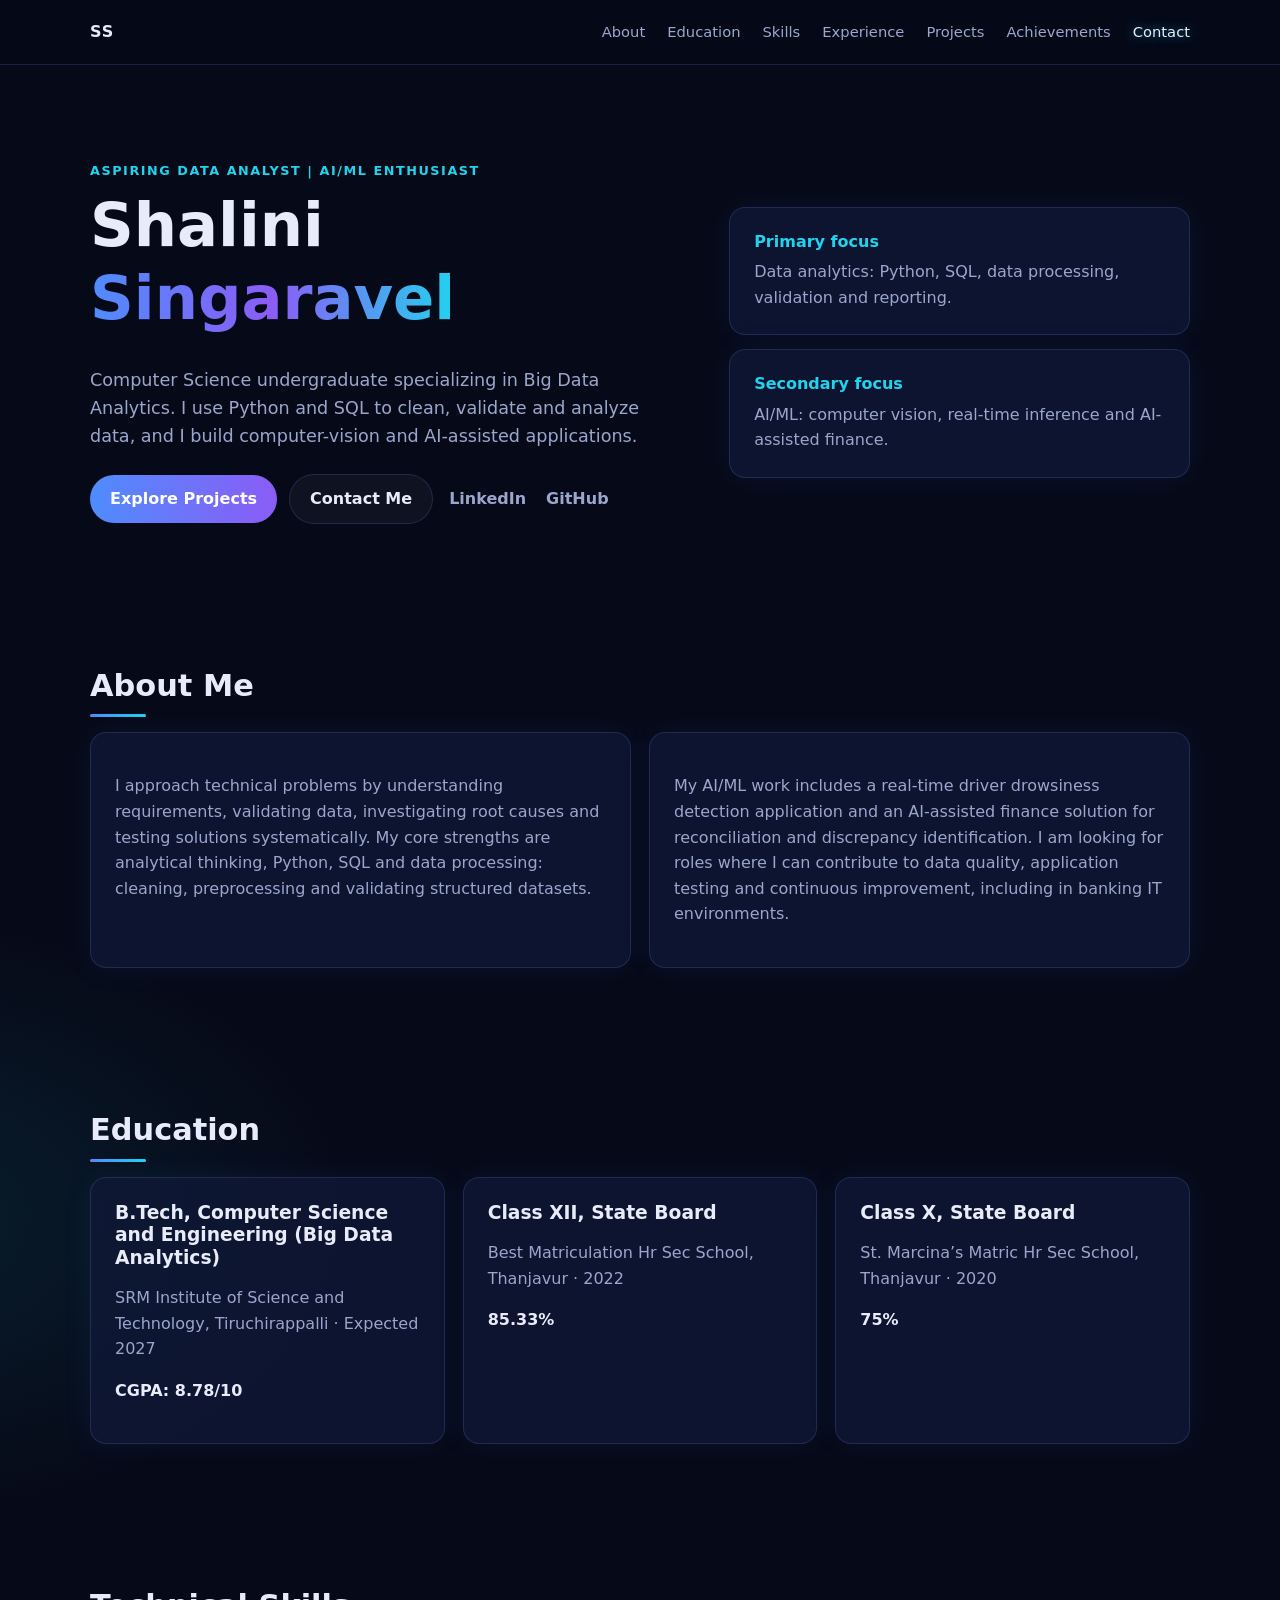
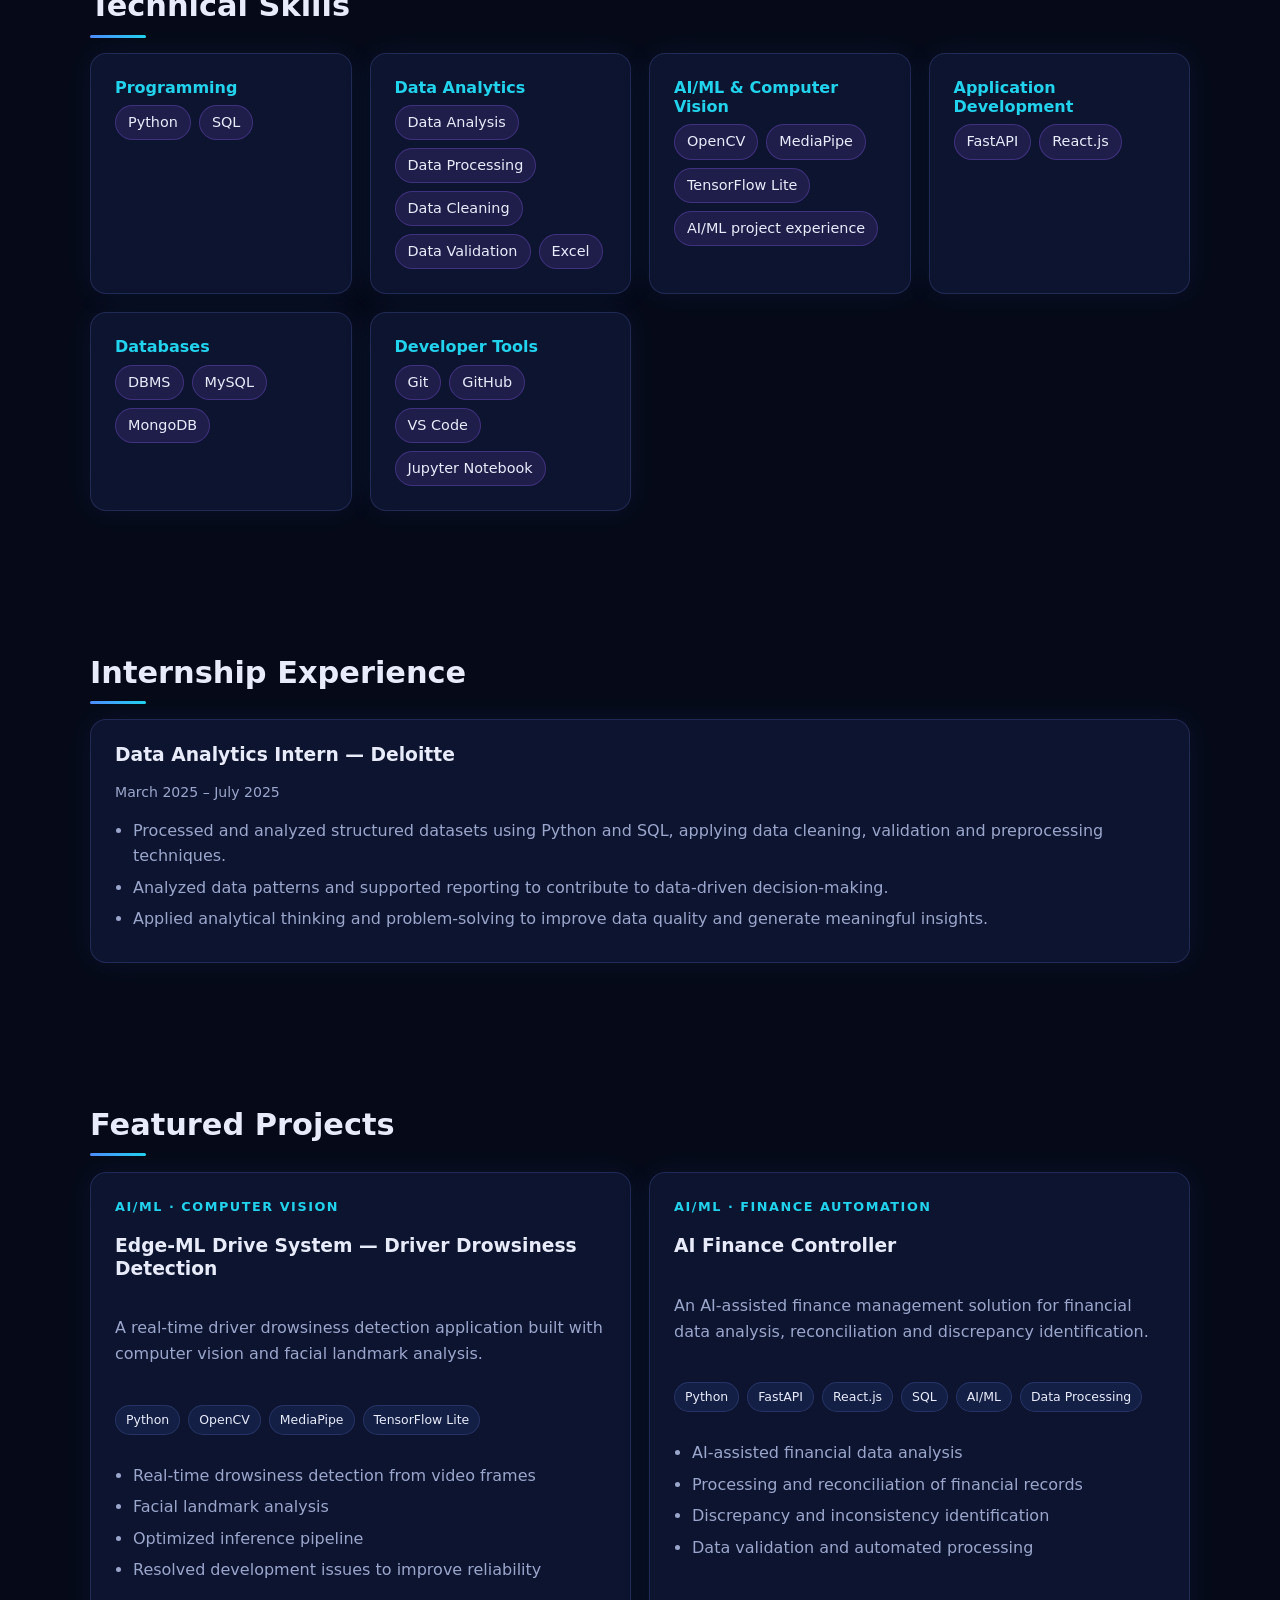
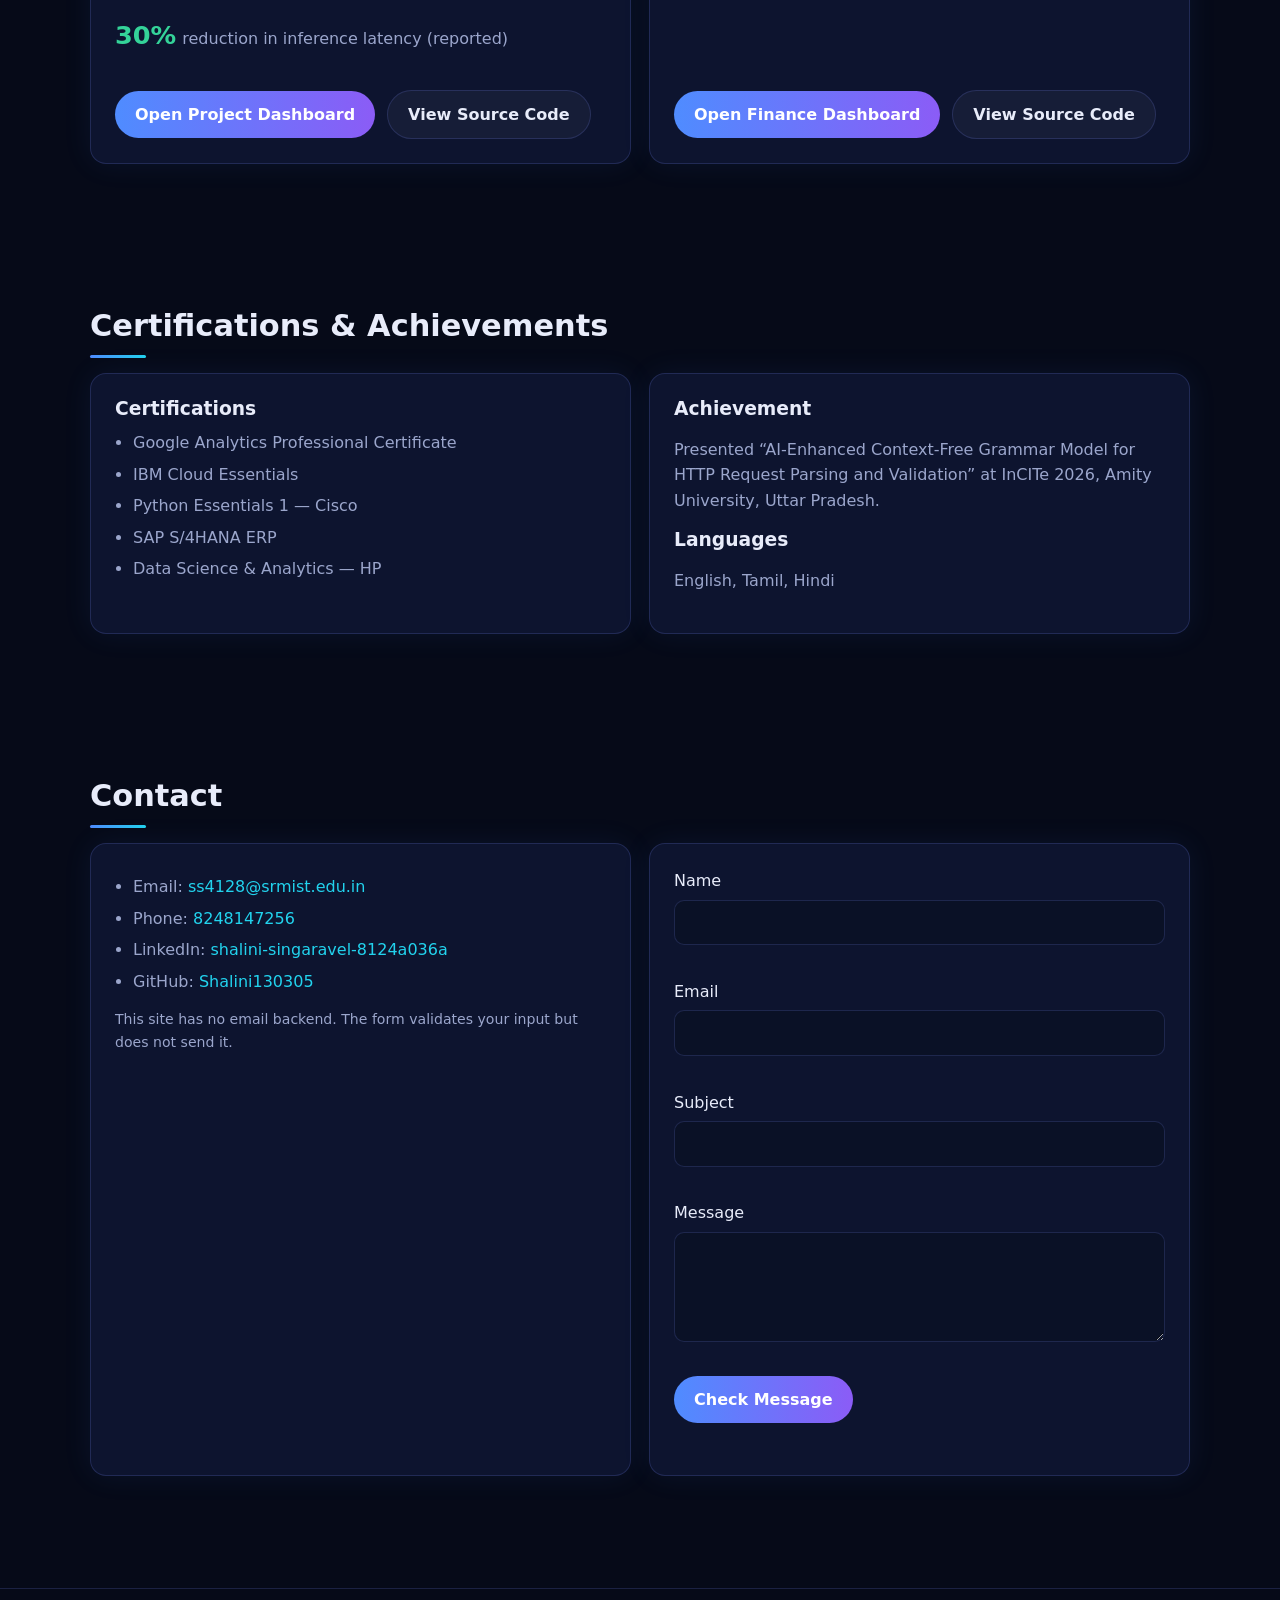
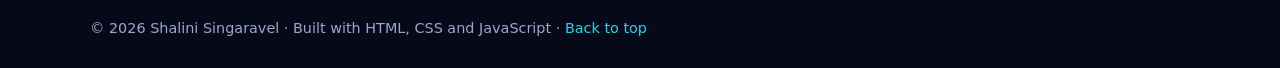
<file: index.html>
<!DOCTYPE html>
<html lang="en">
<head>
<meta charset="UTF-8">
<meta name="viewport" content="width=device-width, initial-scale=1">
<title>Shalini Singaravel | Aspiring Data Analyst &amp; AI/ML Portfolio</title>
<meta name="description" content="Portfolio of Shalini Singaravel: Python, SQL and data validation, with computer vision and AI-assisted finance projects.">
<script>document.documentElement.classList.add('js')</script>
<link rel="stylesheet" href="style.css">
<script src="script.js" defer></script>
</head>
<body id="top">
<a class="skip" href="#main">Skip to content</a>

<header class="nav">
  <div class="wrap nav-inner">
    <a class="brand" href="#top" aria-label="Home">SS</a>
    <button class="menu-btn" aria-expanded="false" aria-controls="menu">Menu</button>
    <nav id="menu" aria-label="Main">
      <a href="#about">About</a><a href="#education">Education</a><a href="#skills">Skills</a><a href="#experience">Experience</a><a href="#projects">Projects</a><a href="#achievements">Achievements</a><a href="#contact">Contact</a>
    </nav>
  </div>
</header>

<main id="main">
  <section class="hero wrap">
    <div>
      <p class="eyebrow">Aspiring Data Analyst | AI/ML Enthusiast</p>
      <h1>Shalini <span class="grad">Singaravel</span></h1>
      <p class="lead">Computer Science undergraduate specializing in Big Data Analytics. I use Python and SQL to clean, validate and analyze data, and I build computer-vision and AI-assisted applications.</p>
      <div class="cta">
        <a class="btn primary" href="#projects">Explore Projects</a>
        <a class="btn" href="#contact">Contact Me</a>
        <a class="icon-link" href="https://www.linkedin.com/in/shalini-singaravel-8124a036a/" target="_blank" rel="noopener">LinkedIn</a>
        <a class="icon-link" href="https://github.com/Shalini130305" target="_blank" rel="noopener">GitHub</a>
      </div>
    </div>
    <aside class="focus">
      <div class="card"><h3>Primary focus</h3><p>Data analytics: Python, SQL, data processing, validation and reporting.</p></div>
      <div class="card"><h3>Secondary focus</h3><p>AI/ML: computer vision, real-time inference and AI-assisted finance.</p></div>
    </aside>
  </section>

  <section id="about" class="section wrap reveal">
    <h2>About Me</h2>
    <div class="two">
      <div class="card"><p class="muted">I approach technical problems by understanding requirements, validating data, investigating root causes and testing solutions systematically. My core strengths are analytical thinking, Python, SQL and data processing: cleaning, preprocessing and validating structured datasets.</p></div>
      <div class="card"><p class="muted">My AI/ML work includes a real-time driver drowsiness detection application and an AI-assisted finance solution for reconciliation and discrepancy identification. I am looking for roles where I can contribute to data quality, application testing and continuous improvement, including in banking IT environments.</p></div>
    </div>
  </section>

  <section id="education" class="section wrap reveal">
    <h2>Education</h2>
    <div class="grid">
      <article class="card"><h3>B.Tech, Computer Science and Engineering (Big Data Analytics)</h3><p class="muted">SRM Institute of Science and Technology, Tiruchirappalli · Expected 2027</p><p><strong>CGPA: 8.78/10</strong></p></article>
      <article class="card"><h3>Class XII, State Board</h3><p class="muted">Best Matriculation Hr Sec School, Thanjavur · 2022</p><p><strong>85.33%</strong></p></article>
      <article class="card"><h3>Class X, State Board</h3><p class="muted">St. Marcina’s Matric Hr Sec School, Thanjavur · 2020</p><p><strong>75%</strong></p></article>
    </div>
  </section>

  <section id="skills" class="section wrap reveal">
    <h2>Technical Skills</h2>
    <div class="grid">
      <div class="card skill"><h3>Programming</h3><ul class="chips"><li>Python</li><li>SQL</li></ul></div>
      <div class="card skill"><h3>Data Analytics</h3><ul class="chips"><li>Data Analysis</li><li>Data Processing</li><li>Data Cleaning</li><li>Data Validation</li><li>Excel</li></ul></div>
      <div class="card skill"><h3>AI/ML &amp; Computer Vision</h3><ul class="chips"><li>OpenCV</li><li>MediaPipe</li><li>TensorFlow Lite</li><li>AI/ML project experience</li></ul></div>
      <div class="card skill"><h3>Application Development</h3><ul class="chips"><li>FastAPI</li><li>React.js</li></ul></div>
      <div class="card skill"><h3>Databases</h3><ul class="chips"><li>DBMS</li><li>MySQL</li><li>MongoDB</li></ul></div>
      <div class="card skill"><h3>Developer Tools</h3><ul class="chips"><li>Git</li><li>GitHub</li><li>VS Code</li><li>Jupyter Notebook</li></ul></div>
    </div>
  </section>

  <section id="experience" class="section wrap reveal">
    <h2>Internship Experience</h2>
    <article class="card">
      <h3>Data Analytics Intern — Deloitte</h3>
      <p class="muted small">March 2025 – July 2025</p>
      <ul class="plain">
        <li>Processed and analyzed structured datasets using Python and SQL, applying data cleaning, validation and preprocessing techniques.</li>
        <li>Analyzed data patterns and supported reporting to contribute to data-driven decision-making.</li>
        <li>Applied analytical thinking and problem-solving to improve data quality and generate meaningful insights.</li>
      </ul>
    </article>
  </section>

  <section id="projects" class="section wrap reveal">
    <h2>Featured Projects</h2>
    <div class="grid">
      <article class="card proj">
        <p class="eyebrow">AI/ML · Computer Vision</p>
        <h3>Edge-ML Drive System — Driver Drowsiness Detection</h3>
        <p class="muted">A real-time driver drowsiness detection application built with computer vision and facial landmark analysis.</p>
        <div class="badges"><span class="badge">Python</span><span class="badge">OpenCV</span><span class="badge">MediaPipe</span><span class="badge">TensorFlow Lite</span></div>
        <ul class="plain">
          <li>Real-time drowsiness detection from video frames</li>
          <li>Facial landmark analysis</li>
          <li>Optimized inference pipeline</li>
          <li>Resolved development issues to improve reliability</li>
        </ul>
        <p><span class="stat">30%</span><span class="muted">reduction in inference latency (reported)</span></p>
        <div class="cta">
          <a class="btn primary" href="edge-ml.html">Open Project Dashboard</a>
          <a class="btn" href="https://github.com/Shalini130305/edgeml-drive-system" target="_blank" rel="noopener">View Source Code</a>
        </div>
      </article>

      <article class="card proj">
        <p class="eyebrow">AI/ML · Finance Automation</p>
        <h3>AI Finance Controller</h3>
        <p class="muted">An AI-assisted finance management solution for financial data analysis, reconciliation and discrepancy identification.</p>
        <div class="badges"><span class="badge">Python</span><span class="badge">FastAPI</span><span class="badge">React.js</span><span class="badge">SQL</span><span class="badge">AI/ML</span><span class="badge">Data Processing</span></div>
        <ul class="plain">
          <li>AI-assisted financial data analysis</li>
          <li>Processing and reconciliation of financial records</li>
          <li>Discrepancy and inconsistency identification</li>
          <li>Data validation and automated processing</li>
        </ul>
        <div class="cta">
          <a class="btn primary" href="ai-finance.html">Open Finance Dashboard</a>
          <a class="btn" href="https://github.com/Shalini130305/AI-FINANCE-CONTROLLER" target="_blank" rel="noopener">View Source Code</a>
        </div>
      </article>
    </div>
  </section>

  <section id="achievements" class="section wrap reveal">
    <h2>Certifications &amp; Achievements</h2>
    <div class="two">
      <div class="card">
        <h3>Certifications</h3>
        <ul class="plain">
          <li>Google Analytics Professional Certificate</li>
          <li>IBM Cloud Essentials</li>
          <li>Python Essentials 1 — Cisco</li>
          <li>SAP S/4HANA ERP</li>
          <li>Data Science &amp; Analytics — HP</li>
        </ul>
      </div>
      <div class="card">
        <h3>Achievement</h3>
        <p class="muted">Presented “AI-Enhanced Context-Free Grammar Model for HTTP Request Parsing and Validation” at InCITe 2026, Amity University, Uttar Pradesh.</p>
        <h3>Languages</h3>
        <p class="muted">English, Tamil, Hindi</p>
      </div>
    </div>
  </section>

  <section id="contact" class="section wrap reveal">
    <h2>Contact</h2>
    <div class="two">
      <div class="card">
        <ul class="plain">
          <li>Email: <a href="mailto:ss4128@srmist.edu.in">ss4128@srmist.edu.in</a></li>
          <li>Phone: <a href="tel:8248147256">8248147256</a></li>
          <li>LinkedIn: <a href="https://www.linkedin.com/in/shalini-singaravel-8124a036a/" target="_blank" rel="noopener">shalini-singaravel-8124a036a</a></li>
          <li>GitHub: <a href="https://github.com/Shalini130305" target="_blank" rel="noopener">Shalini130305</a></li>
        </ul>
        <p class="muted small" style="margin-top:14px">This site has no email backend. The form validates your input but does not send it.</p>
      </div>
      <form id="contact-form" class="card" novalidate>
        <div class="field"><label for="name">Name</label><input id="name" name="name" autocomplete="name" aria-describedby="name-err"><small id="name-err" class="err"></small></div>
        <div class="field"><label for="email">Email</label><input id="email" name="email" type="email" autocomplete="email" aria-describedby="email-err"><small id="email-err" class="err"></small></div>
        <div class="field"><label for="subject">Subject</label><input id="subject" name="subject" aria-describedby="subject-err"><small id="subject-err" class="err"></small></div>
        <div class="field"><label for="message">Message</label><textarea id="message" name="message" aria-describedby="message-err"></textarea><small id="message-err" class="err"></small></div>
        <button class="btn primary" type="submit">Check Message</button>
        <p id="form-status" class="form-status" role="status" aria-live="polite"></p>
      </form>
    </div>
  </section>
</main>

<footer>
  <div class="wrap">© <span id="year">2026</span> Shalini Singaravel · Built with HTML, CSS and JavaScript · <a href="#top">Back to top</a></div>
</footer>
<button id="to-top" aria-label="Back to top">↑</button>
</body>
</html>
</file>
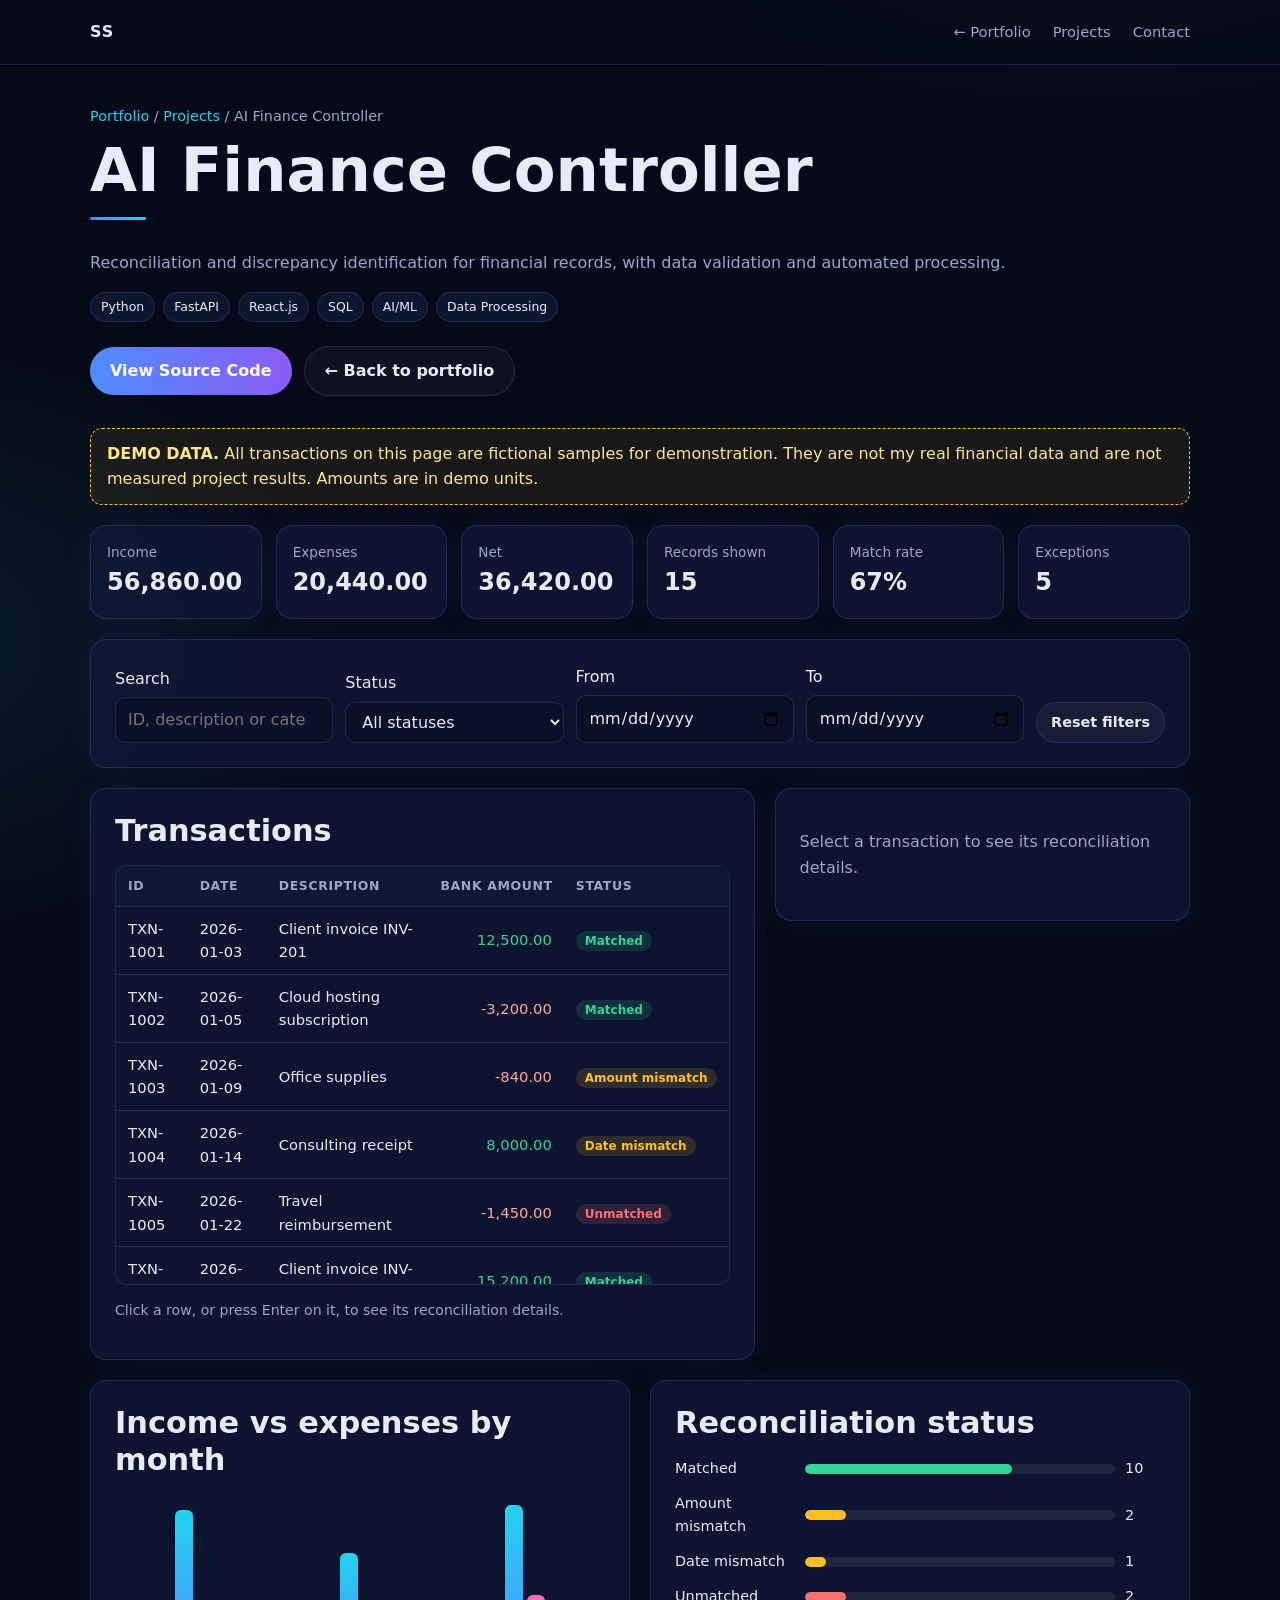
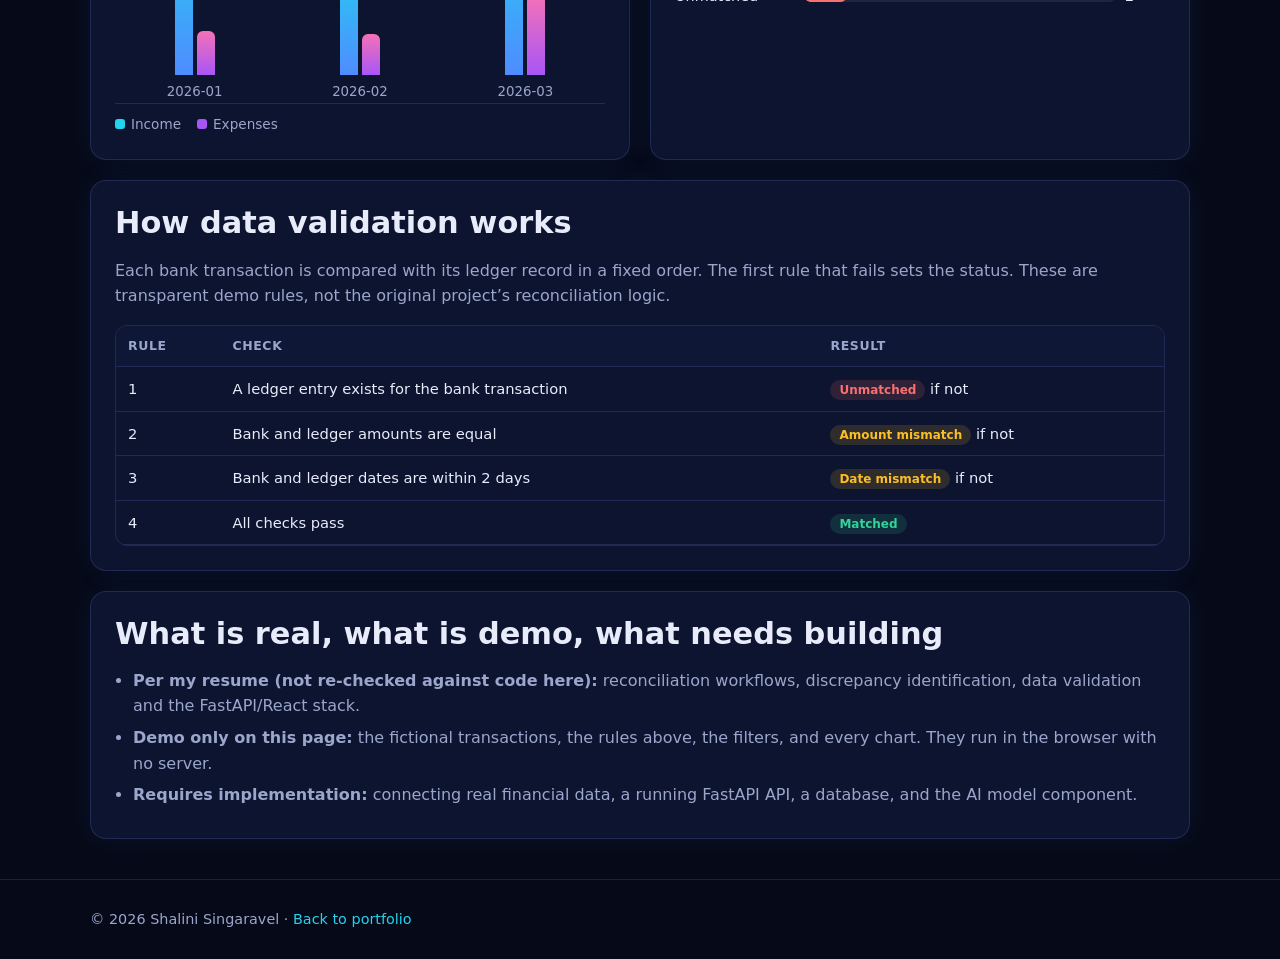
<file: ai-finance.html>
<!DOCTYPE html>
<html lang="en">
<head>
<meta charset="UTF-8">
<meta name="viewport" content="width=device-width, initial-scale=1">
<title>AI Finance Controller | Finance Dashboard | Shalini Singaravel</title>
<meta name="description" content="Finance dashboard demo for the AI Finance Controller: reconciliation status, discrepancy rules and filters on fictional sample transactions.">
<script>document.documentElement.classList.add('js')</script>
<link rel="stylesheet" href="style.css">
<script src="script.js" defer></script>
<script src="ai-finance.js" defer></script>
</head>
<body>
<a class="skip" href="#main">Skip to content</a>
<header class="nav">
  <div class="wrap nav-inner">
    <a class="brand" href="../index.html" aria-label="Portfolio home">SS</a>
    <button class="menu-btn" aria-expanded="false" aria-controls="menu">Menu</button>
    <nav id="menu" aria-label="Portfolio">
      <a href="../index.html">← Portfolio</a><a href="../index.html#projects">Projects</a><a href="../index.html#contact">Contact</a>
    </nav>
  </div>
</header>

<main id="main" class="wrap">
  <section class="dash-head">
    <p class="crumb"><a href="../index.html">Portfolio</a> / <a href="../index.html#projects">Projects</a> / AI Finance Controller</p>
    <h1>AI Finance Controller</h1>
    <p class="muted">Reconciliation and discrepancy identification for financial records, with data validation and automated processing.</p>
    <div class="badges"><span class="badge">Python</span><span class="badge">FastAPI</span><span class="badge">React.js</span><span class="badge">SQL</span><span class="badge">AI/ML</span><span class="badge">Data Processing</span></div>
    <div class="cta">
      <a class="btn primary" href="https://github.com/Shalini130305/AI-FINANCE-CONTROLLER" target="_blank" rel="noopener">View Source Code</a>
      <a class="btn" href="../index.html#projects">← Back to portfolio</a>
    </div>
  </section>

  <div class="demo-banner"><strong>DEMO DATA.</strong> All transactions on this page are fictional samples for demonstration. They are not my real financial data and are not measured project results. Amounts are in demo units.</div>

  <div class="kpis" id="kpi" aria-live="polite"></div>

  <section class="card">
    <div class="filters">
      <label class="field">Search<input id="q" type="search" placeholder="ID, description or category"></label>
      <label class="field">Status<select id="st">
        <option value="all">All statuses</option>
        <option value="matched">Matched</option>
        <option value="amount">Amount mismatch</option>
        <option value="date">Date mismatch</option>
        <option value="unmatched">Unmatched</option>
      </select></label>
      <label class="field">From<input id="from" type="date"></label>
      <label class="field">To<input id="to" type="date"></label>
      <button class="btn sm" id="reset" type="button">Reset filters</button>
    </div>
  </section>

  <section class="split">
    <div class="card">
      <h2>Transactions</h2>
      <div class="table-wrap">
        <table>
          <thead><tr><th>ID</th><th>Date</th><th>Description</th><th class="num">Bank amount</th><th>Status</th></tr></thead>
          <tbody id="rows"></tbody>
        </table>
      </div>
      <p class="muted small">Click a row, or press Enter on it, to see its reconciliation details.</p>
    </div>
    <aside class="card detail" id="detail" aria-live="polite"></aside>
  </section>

  <section class="charts">
    <div class="card">
      <h2>Income vs expenses by month</h2>
      <div class="bars" id="months"></div>
      <div class="legend-s"><span><i class="sw in"></i>Income</span><span><i class="sw out"></i>Expenses</span></div>
    </div>
    <div class="card">
      <h2>Reconciliation status</h2>
      <div id="statusbars"></div>
    </div>
  </section>

  <div class="stack">
    <section class="card">
      <h2>How data validation works</h2>
      <p class="muted">Each bank transaction is compared with its ledger record in a fixed order. The first rule that fails sets the status. These are transparent demo rules, not the original project’s reconciliation logic.</p>
      <div class="table-wrap">
        <table>
          <thead><tr><th>Rule</th><th>Check</th><th>Result</th></tr></thead>
          <tbody>
            <tr><td>1</td><td>A ledger entry exists for the bank transaction</td><td><span class="st unmatched">Unmatched</span> if not</td></tr>
            <tr><td>2</td><td>Bank and ledger amounts are equal</td><td><span class="st amount">Amount mismatch</span> if not</td></tr>
            <tr><td>3</td><td>Bank and ledger dates are within 2 days</td><td><span class="st date">Date mismatch</span> if not</td></tr>
            <tr><td>4</td><td>All checks pass</td><td><span class="st matched">Matched</span></td></tr>
          </tbody>
        </table>
      </div>
    </section>

    <section class="card">
      <h2>What is real, what is demo, what needs building</h2>
      <ul class="plain">
        <li><strong>Per my resume (not re-checked against code here):</strong> reconciliation workflows, discrepancy identification, data validation and the FastAPI/React stack.</li>
        <li><strong>Demo only on this page:</strong> the fictional transactions, the rules above, the filters, and every chart. They run in the browser with no server.</li>
        <li><strong>Requires implementation:</strong> connecting real financial data, a running FastAPI API, a database, and the AI model component.</li>
      </ul>
    </section>
  </div>
</main>

<footer><div class="wrap">© <span id="year">2026</span> Shalini Singaravel · <a href="../index.html">Back to portfolio</a></div></footer>
<button id="to-top" aria-label="Back to top">↑</button>
</body>
</html>
</file>
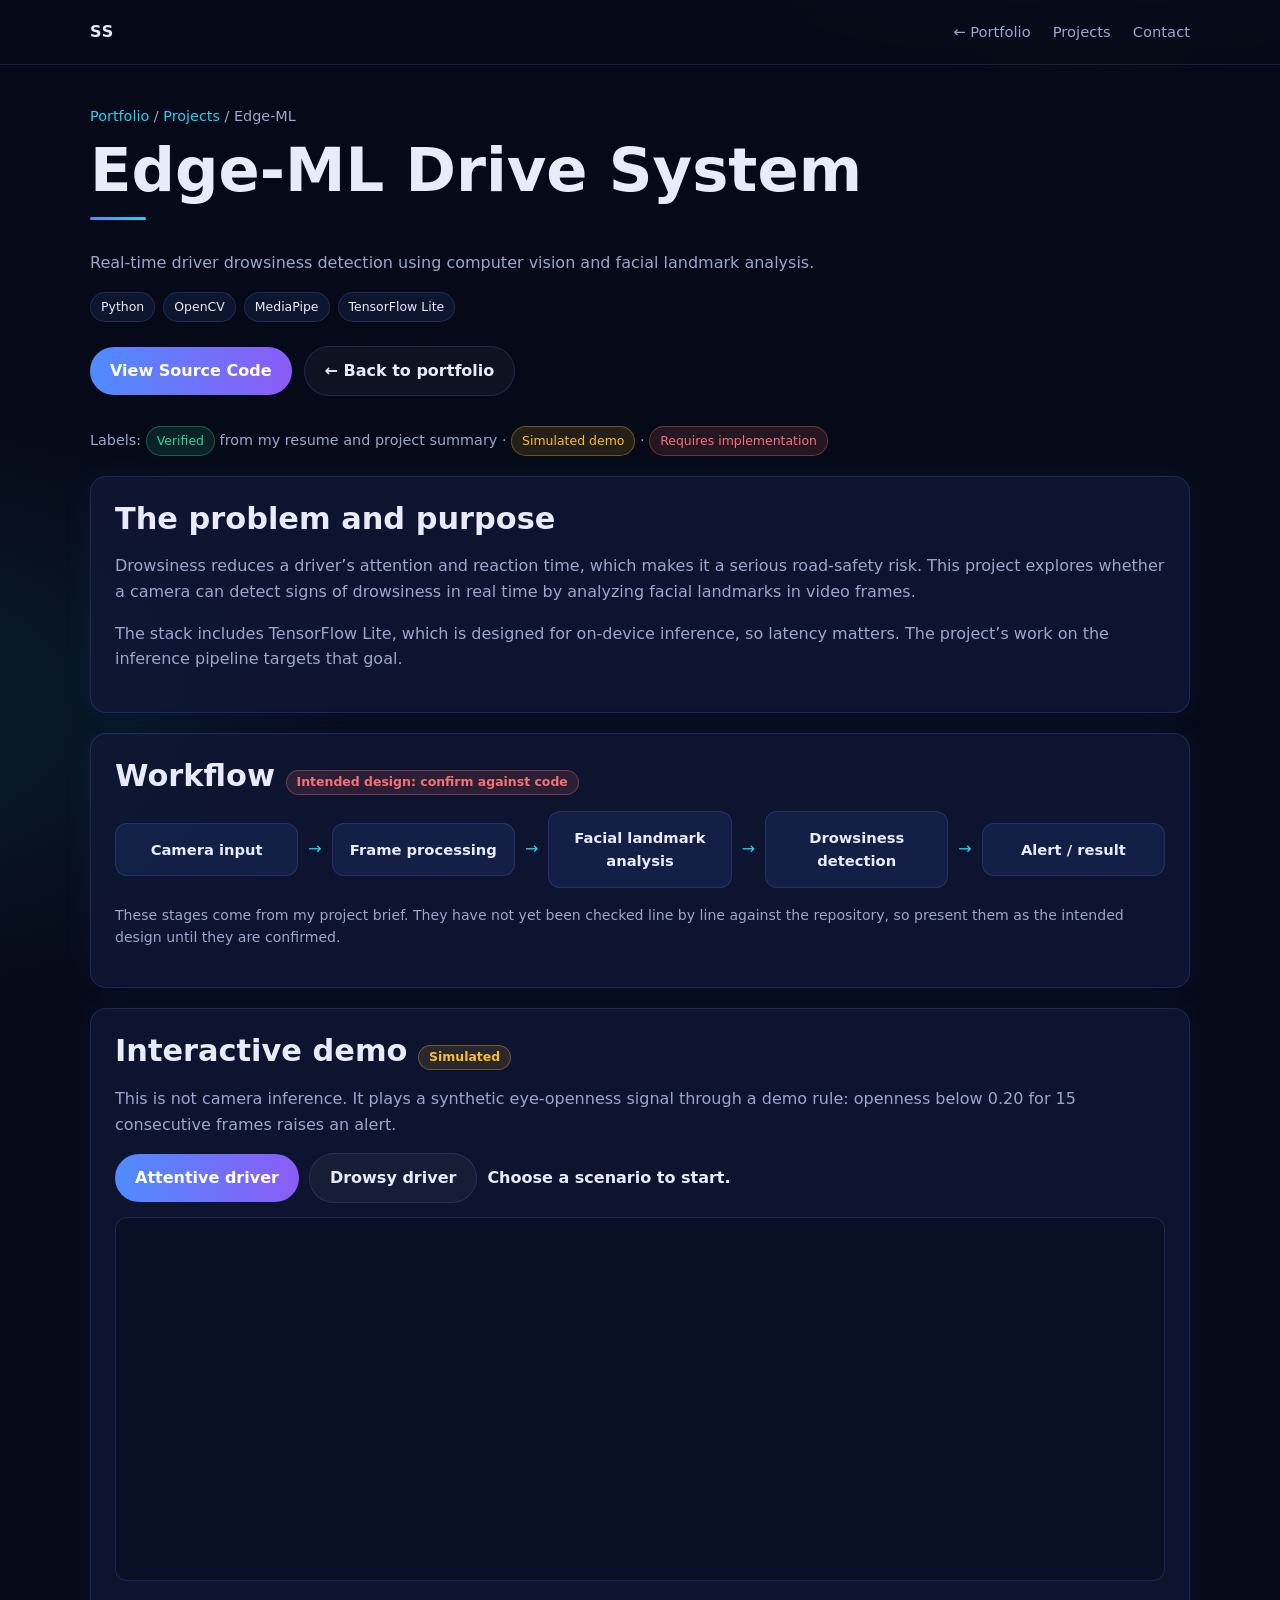
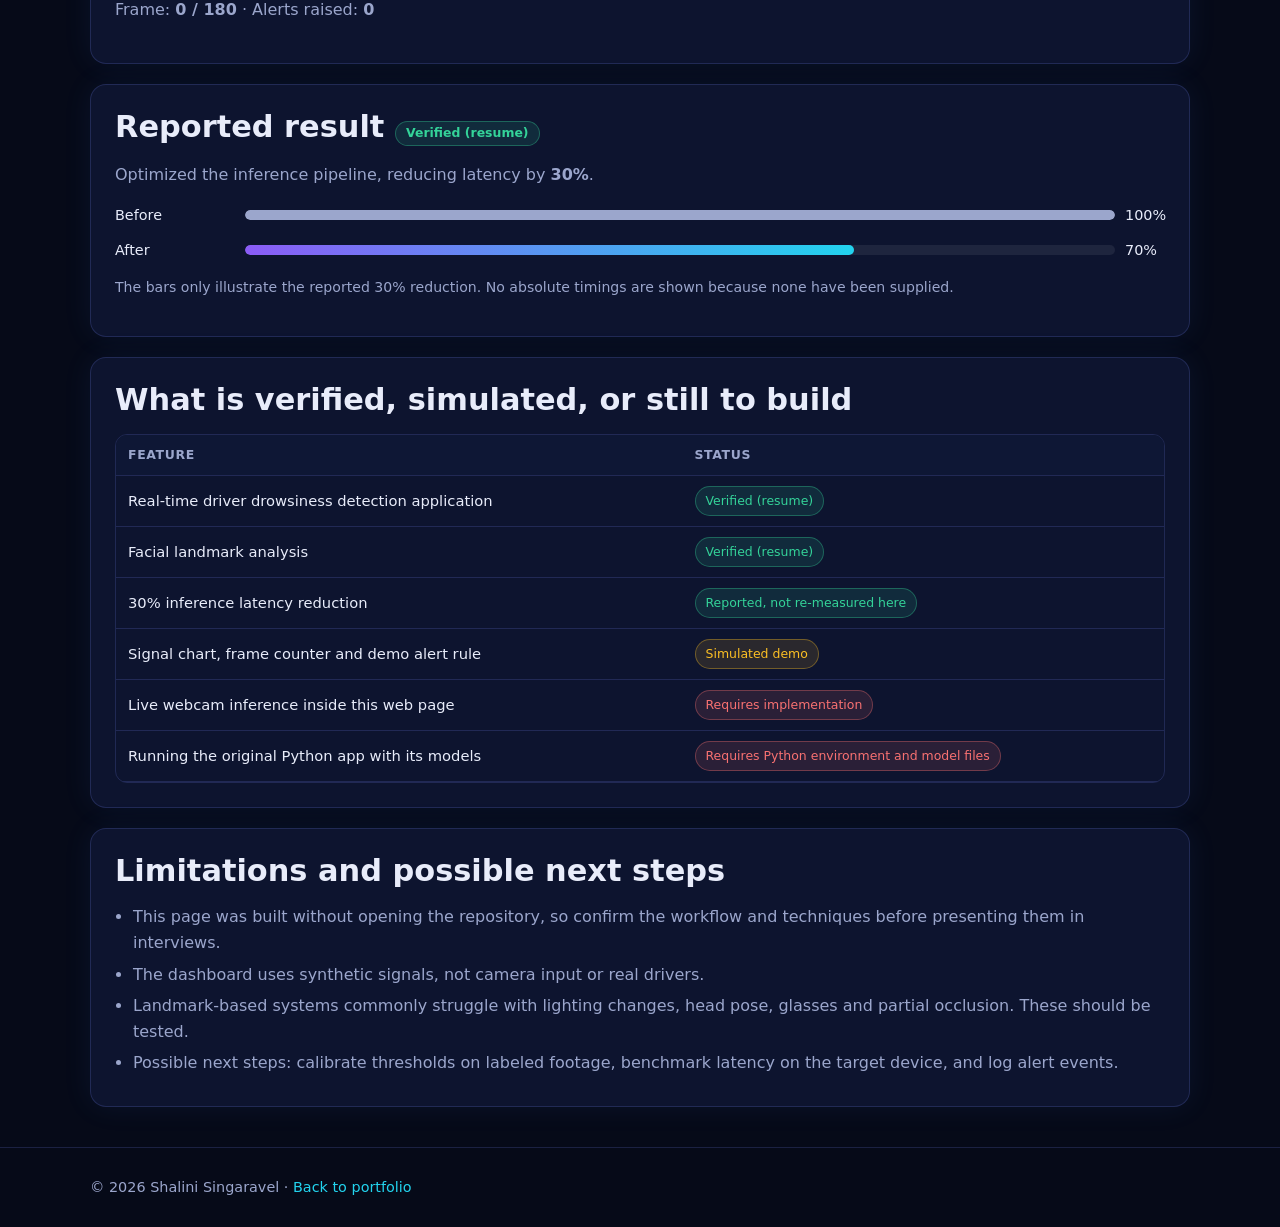
<file: edge-ml.html>
<!DOCTYPE html>
<html lang="en">
<head>
<meta charset="UTF-8">
<meta name="viewport" content="width=device-width, initial-scale=1">
<title>Edge-ML Drive System | Project Dashboard | Shalini Singaravel</title>
<meta name="description" content="Project dashboard for the Edge-ML Drive System: driver drowsiness detection with computer vision and facial landmark analysis. Simulated demo, not live camera inference.">
<script>document.documentElement.classList.add('js')</script>
<link rel="stylesheet" href="style.css">
<script src="script.js" defer></script>
<script src="edge-ml.js" defer></script>
</head>
<body>
<a class="skip" href="#main">Skip to content</a>
<header class="nav">
  <div class="wrap nav-inner">
    <a class="brand" href="../index.html" aria-label="Portfolio home">SS</a>
    <button class="menu-btn" aria-expanded="false" aria-controls="menu">Menu</button>
    <nav id="menu" aria-label="Portfolio">
      <a href="../index.html">← Portfolio</a><a href="../index.html#projects">Projects</a><a href="../index.html#contact">Contact</a>
    </nav>
  </div>
</header>

<main id="main" class="wrap">
  <section class="dash-head">
    <p class="crumb"><a href="../index.html">Portfolio</a> / <a href="../index.html#projects">Projects</a> / Edge-ML</p>
    <h1>Edge-ML Drive System</h1>
    <p class="muted">Real-time driver drowsiness detection using computer vision and facial landmark analysis.</p>
    <div class="badges"><span class="badge">Python</span><span class="badge">OpenCV</span><span class="badge">MediaPipe</span><span class="badge">TensorFlow Lite</span></div>
    <div class="cta">
      <a class="btn primary" href="https://github.com/Shalini130305/edgeml-drive-system" target="_blank" rel="noopener">View Source Code</a>
      <a class="btn" href="../index.html#projects">← Back to portfolio</a>
    </div>
  </section>

  <p class="legend">Labels: <span class="tag v">Verified</span> from my resume and project summary · <span class="tag s">Simulated demo</span> · <span class="tag r">Requires implementation</span></p>

  <div class="stack">
    <section class="card">
      <h2>The problem and purpose</h2>
      <p class="muted">Drowsiness reduces a driver’s attention and reaction time, which makes it a serious road-safety risk. This project explores whether a camera can detect signs of drowsiness in real time by analyzing facial landmarks in video frames.</p>
      <p class="muted">The stack includes TensorFlow Lite, which is designed for on-device inference, so latency matters. The project’s work on the inference pipeline targets that goal.</p>
    </section>

    <section class="card">
      <h2>Workflow <span class="tag r">Intended design: confirm against code</span></h2>
      <div class="pipeline">
        <div class="stage">Camera input</div><span class="arrow" aria-hidden="true">→</span>
        <div class="stage">Frame processing</div><span class="arrow" aria-hidden="true">→</span>
        <div class="stage">Facial landmark analysis</div><span class="arrow" aria-hidden="true">→</span>
        <div class="stage">Drowsiness detection</div><span class="arrow" aria-hidden="true">→</span>
        <div class="stage">Alert / result</div>
      </div>
      <p class="muted small">These stages come from my project brief. They have not yet been checked line by line against the repository, so present them as the intended design until they are confirmed.</p>
    </section>

    <section class="card">
      <h2>Interactive demo <span class="tag s">Simulated</span></h2>
      <p class="muted">This is not camera inference. It plays a synthetic eye-openness signal through a demo rule: openness below 0.20 for 15 consecutive frames raises an alert.</p>
      <div class="ctrl">
        <button class="btn primary" data-mode="attentive" type="button">Attentive driver</button>
        <button class="btn" data-mode="drowsy" type="button">Drowsy driver</button>
        <span class="status" id="status" aria-live="polite">Choose a scenario to start.</span>
      </div>
      <div class="chart-box">
        <svg id="signal" viewBox="0 0 600 200" role="img" aria-label="Simulated eye-openness signal over 180 frames, with alert regions shaded red"></svg>
      </div>
      <p class="muted">Frame: <strong id="frame">0 / 180</strong> · Alerts raised: <strong id="alerts">0</strong></p>
    </section>

    <section class="card">
      <h2>Reported result <span class="tag v">Verified (resume)</span></h2>
      <p class="muted">Optimized the inference pipeline, reducing latency by <strong>30%</strong>.</p>
      <div class="hbar"><span>Before</span><div class="track"><div class="fill before" style="width:100%"></div></div><span>100%</span></div>
      <div class="hbar"><span>After</span><div class="track"><div class="fill after" style="width:70%"></div></div><span>70%</span></div>
      <p class="muted small">The bars only illustrate the reported 30% reduction. No absolute timings are shown because none have been supplied.</p>
    </section>

    <section class="card">
      <h2>What is verified, simulated, or still to build</h2>
      <div class="table-wrap">
        <table>
          <thead><tr><th>Feature</th><th>Status</th></tr></thead>
          <tbody>
            <tr><td>Real-time driver drowsiness detection application</td><td><span class="tag v">Verified (resume)</span></td></tr>
            <tr><td>Facial landmark analysis</td><td><span class="tag v">Verified (resume)</span></td></tr>
            <tr><td>30% inference latency reduction</td><td><span class="tag v">Reported, not re-measured here</span></td></tr>
            <tr><td>Signal chart, frame counter and demo alert rule</td><td><span class="tag s">Simulated demo</span></td></tr>
            <tr><td>Live webcam inference inside this web page</td><td><span class="tag r">Requires implementation</span></td></tr>
            <tr><td>Running the original Python app with its models</td><td><span class="tag r">Requires Python environment and model files</span></td></tr>
          </tbody>
        </table>
      </div>
    </section>

    <section class="card">
      <h2>Limitations and possible next steps</h2>
      <ul class="plain">
        <li>This page was built without opening the repository, so confirm the workflow and techniques before presenting them in interviews.</li>
        <li>The dashboard uses synthetic signals, not camera input or real drivers.</li>
        <li>Landmark-based systems commonly struggle with lighting changes, head pose, glasses and partial occlusion. These should be tested.</li>
        <li>Possible next steps: calibrate thresholds on labeled footage, benchmark latency on the target device, and log alert events.</li>
      </ul>
    </section>
  </div>
</main>

<footer><div class="wrap">© <span id="year">2026</span> Shalini Singaravel · <a href="../index.html">Back to portfolio</a></div></footer>
<button id="to-top" aria-label="Back to top">↑</button>
</body>
</html>
</file>
<file: style.css>
:root{--bg:#060a18;--panel:#0d1431;--card:rgba(17,25,57,.72);--line:rgba(120,140,255,.18);--text:#e8ecfa;--muted:#9ba6cc;--blue:#4f8cff;--violet:#8b5cf6;--cyan:#22d3ee;--ok:#34d399;--warn:#fbbf24;--bad:#f87171}
*{box-sizing:border-box}
html{scroll-behavior:smooth;scroll-padding-top:84px}
body{margin:0;min-height:100vh;font:16px/1.6 system-ui,-apple-system,"Segoe UI",Roboto,sans-serif;color:var(--text);background:radial-gradient(1000px 600px at 85% -10%,rgba(139,92,246,.22),transparent 60%),radial-gradient(800px 500px at -10% 25%,rgba(34,211,238,.1),transparent 60%),var(--bg)}
a{color:var(--cyan);text-decoration:none}
:focus-visible{outline:2px solid var(--cyan);outline-offset:2px}
.wrap{width:min(1100px,92%);margin:0 auto}
.skip{position:absolute;left:-999px}.skip:focus{left:12px;top:12px;z-index:99;background:var(--cyan);color:#001;padding:8px 12px}
h1,h2,h3{line-height:1.2;margin:0 0 .5em}
h1{font-size:clamp(2.2rem,6vw,3.8rem)}h2{font-size:clamp(1.4rem,3vw,1.9rem)}
.grad{background:linear-gradient(90deg,var(--blue),var(--violet),var(--cyan));-webkit-background-clip:text;background-clip:text;color:transparent}
.muted{color:var(--muted)}.small{font-size:.88rem}
.eyebrow{color:var(--cyan);text-transform:uppercase;letter-spacing:.12em;font-size:.8rem;font-weight:600;margin:0 0 8px}
.section{padding:72px 0}
.section>h2::after,.dash-head h1::after{content:"";display:block;width:56px;height:3px;margin-top:10px;border-radius:3px;background:linear-gradient(90deg,var(--blue),var(--cyan))}
.card{background:var(--card);border:1px solid var(--line);border-radius:16px;padding:24px;box-shadow:0 0 30px rgba(79,140,255,.08)}
.grid{display:grid;gap:18px;grid-template-columns:repeat(auto-fit,minmax(240px,1fr))}
.two{display:grid;gap:18px;grid-template-columns:1fr 1fr}
.stack{display:grid;gap:20px;margin-top:20px}
.btn{display:inline-flex;align-items:center;padding:11px 20px;border-radius:999px;border:1px solid var(--line);color:var(--text);background:rgba(255,255,255,.04);font:inherit;font-weight:600;cursor:pointer;transition:transform .2s,box-shadow .2s}
.btn:hover{transform:translateY(-2px);box-shadow:0 8px 24px rgba(79,140,255,.25);text-decoration:none}
.btn.primary{border:0;background:linear-gradient(90deg,var(--blue),var(--violet));color:#fff}
.btn.sm{padding:8px 14px;font-size:.9rem}
.cta{display:flex;flex-wrap:wrap;gap:12px;align-items:center;margin-top:24px}
.icon-link{color:var(--muted);font-weight:600;padding:8px 4px}.icon-link:hover{color:var(--text)}
.badges{display:flex;flex-wrap:wrap;gap:8px;margin:12px 0}
.badge,.tag{display:inline-block;font-size:.78rem;padding:4px 10px;border-radius:999px;border:1px solid var(--line);background:rgba(79,140,255,.1)}
.tag.v{color:var(--ok);background:rgba(52,211,153,.12);border-color:rgba(52,211,153,.35)}
.tag.s{color:var(--warn);background:rgba(251,191,36,.12);border-color:rgba(251,191,36,.35)}
.tag.r{color:var(--bad);background:rgba(248,113,113,.12);border-color:rgba(248,113,113,.35)}
ul.plain{padding-left:18px;color:var(--muted);margin:0}ul.plain li{margin:6px 0}
.chips{display:flex;flex-wrap:wrap;gap:8px;list-style:none;padding:0;margin:0}
.chips li{padding:5px 12px;border-radius:999px;background:rgba(139,92,246,.14);border:1px solid rgba(139,92,246,.3);font-size:.9rem}
.skill h3{color:var(--cyan);font-size:1rem}
.stat{font-size:1.6rem;font-weight:800;color:var(--ok);margin-right:6px}
.proj{display:flex;flex-direction:column;gap:10px}.proj .cta{margin-top:auto;padding-top:8px}
.nav{position:sticky;top:0;z-index:50;background:rgba(6,10,24,.82);backdrop-filter:blur(10px);border-bottom:1px solid var(--line)}
.nav-inner{display:flex;align-items:center;justify-content:space-between;height:64px}
.brand{font-weight:800;letter-spacing:.06em;color:var(--text)}
.nav nav{display:flex;gap:22px}.nav nav a{color:var(--muted);font-size:.92rem}.nav nav a:hover,.nav nav a.active{color:var(--text)}
.nav nav a.active{text-shadow:0 0 12px rgba(34,211,238,.6)}
.menu-btn{display:none;background:none;border:1px solid var(--line);color:var(--text);border-radius:8px;padding:6px 12px;font:inherit;cursor:pointer}
.hero{display:grid;gap:40px;grid-template-columns:1.3fr 1fr;align-items:center;padding:96px 0 72px}
.hero .lead{font-size:1.1rem;color:var(--muted);max-width:60ch}
.focus{display:grid;gap:14px}.focus p{margin:0;color:var(--muted)}.focus h3{color:var(--cyan);font-size:1rem}
.field{display:grid;gap:6px;margin-bottom:14px}
input,select,textarea{font:inherit;color:var(--text);background:#0a1126;border:1px solid var(--line);border-radius:10px;padding:9px 12px;width:100%;min-width:0}
textarea{min-height:110px;resize:vertical}
[aria-invalid=true]{border-color:var(--bad)}
.err{color:var(--bad);min-height:1em;font-size:.85rem}
.form-status{min-height:1.5em;margin:4px 0 0}.error{color:var(--bad)}.success{color:var(--ok)}
footer{border-top:1px solid var(--line);padding:28px 0;color:var(--muted);font-size:.9rem;margin-top:40px}
#to-top{position:fixed;right:18px;bottom:18px;width:44px;height:44px;border-radius:50%;border:1px solid var(--line);background:var(--panel);color:var(--text);font-size:1.1rem;cursor:pointer;opacity:0;pointer-events:none;transition:opacity .3s}
#to-top.show{opacity:1;pointer-events:auto}
.js .reveal{opacity:0;transform:translateY(18px);transition:opacity .6s ease,transform .6s ease}
.js .reveal.in{opacity:1;transform:none}
.dash-head{padding:40px 0 16px}.crumb{color:var(--muted);font-size:.9rem;margin:0 0 6px}
.legend{font-size:.9rem;color:var(--muted)}
.demo-banner{border:1px dashed var(--warn);background:rgba(251,191,36,.08);color:#fde68a;padding:12px 16px;border-radius:12px;margin:16px 0}
.kpis{display:grid;gap:14px;grid-template-columns:repeat(auto-fit,minmax(150px,1fr));margin:20px 0}
.kpi{padding:16px}.kpi .label{color:var(--muted);font-size:.85rem}.kpi .value{font-size:1.5rem;font-weight:800}
.filters{display:flex;flex-wrap:wrap;gap:12px;align-items:end}.filters .field{margin:0;min-width:160px;flex:1}
.split{display:grid;gap:20px;grid-template-columns:1.6fr 1fr;align-items:start;margin:20px 0}
.table-wrap{overflow:auto;max-height:420px;border:1px solid var(--line);border-radius:12px;margin-top:12px}
table{width:100%;border-collapse:collapse;font-size:.92rem}
th,td{padding:10px 12px;text-align:left;border-bottom:1px solid var(--line)}
th{position:sticky;top:0;background:#0e1735;color:var(--muted);font-size:.78rem;text-transform:uppercase;letter-spacing:.05em;white-space:nowrap}
tbody tr{cursor:pointer}tbody tr:hover,tbody tr.sel{background:rgba(79,140,255,.14)}
.num{text-align:right;font-variant-numeric:tabular-nums}.pos{color:var(--ok)}.neg{color:#fca5a5}
.empty{padding:16px;color:var(--muted);text-align:center}
.st{font-size:.75rem;padding:3px 9px;border-radius:999px;font-weight:600;white-space:nowrap}
.st.matched{background:rgba(52,211,153,.14);color:var(--ok)}.st.amount,.st.date{background:rgba(251,191,36,.14);color:var(--warn)}.st.unmatched{background:rgba(248,113,113,.14);color:var(--bad)}
.detail dl{display:grid;grid-template-columns:auto 1fr;gap:8px 14px;margin:12px 0}.detail dt{color:var(--muted)}.detail dd{margin:0;text-align:right}
.charts{display:grid;gap:20px;grid-template-columns:1fr 1fr;margin:20px 0}
.bars{display:flex;align-items:flex-end;gap:14px;height:210px;margin-top:12px;border-bottom:1px solid var(--line);padding:0 4px}
.bar-g{flex:1;display:flex;flex-direction:column;align-items:center}
.bar-pair{display:flex;gap:4px;align-items:flex-end;height:170px}
.bar{width:18px;border-radius:6px 6px 0 0;min-height:2px}
.bar.in{background:linear-gradient(var(--cyan),var(--blue))}.bar.out{background:linear-gradient(#f472b6,#a855f7)}
.bar-g small{color:var(--muted);margin-top:6px}
.sw{display:inline-block;width:10px;height:10px;border-radius:3px;margin-right:6px}.sw.in{background:var(--cyan)}.sw.out{background:#a855f7}
.legend-s{display:flex;gap:16px;font-size:.85rem;color:var(--muted);margin-top:10px}
.hbar{display:grid;grid-template-columns:120px 1fr 40px;gap:10px;align-items:center;margin:12px 0;font-size:.9rem}
.track{height:10px;background:rgba(255,255,255,.07);border-radius:999px;overflow:hidden}
.fill{height:100%;border-radius:999px}
.fill.matched{background:var(--ok)}.fill.amount,.fill.date{background:var(--warn)}.fill.unmatched{background:var(--bad)}
.fill.before{background:var(--muted)}.fill.after{background:linear-gradient(90deg,var(--violet),var(--cyan))}
.pipeline{display:flex;flex-wrap:wrap;gap:10px;align-items:center;justify-content:center;margin:16px 0}
.stage{flex:1 1 140px;text-align:center;padding:14px 10px;border-radius:12px;border:1px solid var(--line);background:rgba(79,140,255,.1);font-weight:600;font-size:.92rem}
.arrow{color:var(--cyan)}
.chart-box{background:#0a1126;border:1px solid var(--line);border-radius:12px;padding:10px}
#signal{width:100%;height:auto;display:block}
.thr{stroke:var(--warn);stroke-dasharray:4 4}
.trace{fill:none;stroke:var(--cyan);stroke-width:2}
.alert-band{fill:rgba(248,113,113,.25)}
.ctrl{display:flex;flex-wrap:wrap;gap:10px;align-items:center;margin:14px 0}
.status{font-weight:700}.status.ok{color:var(--ok)}.status.warn{color:var(--warn)}.status.bad{color:var(--bad)}
@media (max-width:820px){
  .menu-btn{display:block}
  .nav nav{display:none;position:absolute;top:64px;left:0;right:0;flex-direction:column;gap:0;background:var(--panel);padding:8px 0;border-bottom:1px solid var(--line)}
  .nav nav.open{display:flex}.nav nav a{padding:12px 4%}
  .hero,.two,.split,.charts{grid-template-columns:1fr}.hero{padding-top:56px}.section{padding:56px 0}
}
@media (prefers-reduced-motion:reduce){
  html{scroll-behavior:auto}
  *,*::before,*::after{transition:none!important;animation:none!important}
  .js .reveal{opacity:1;transform:none}
}
</file>
